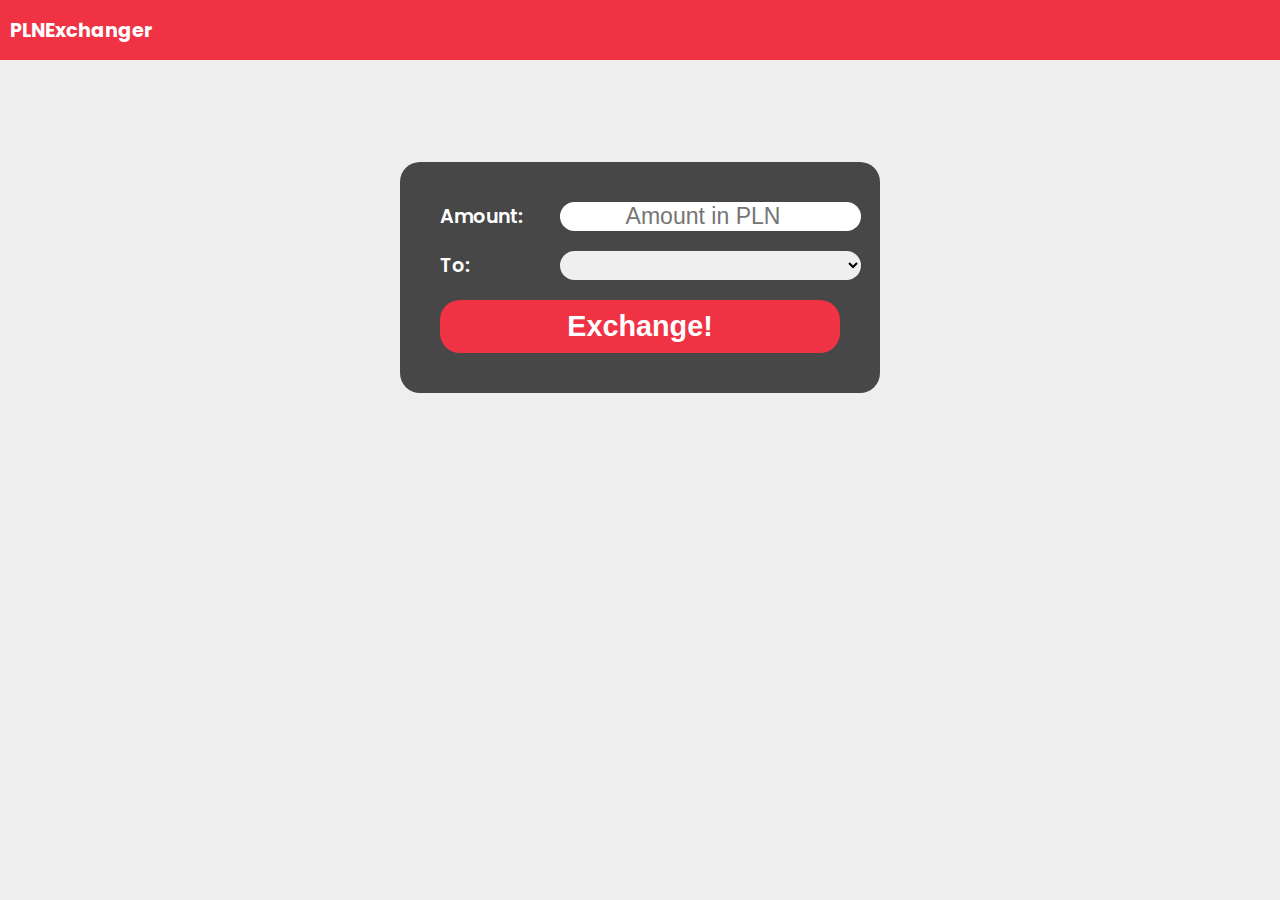
<file: 28_05_2021/index.html>
<!DOCTYPE html>
<html lang="en">
<head>
    <meta charset="UTF-8">
    <meta http-equiv="X-UA-Compatible" content="IE=edge">
    <meta name="viewport" content="width=device-width, initial-scale=1.0">
    <link rel="stylesheet" href="https://cdnjs.cloudflare.com/ajax/libs/font-awesome/5.15.3/css/all.min.css" referrerpolicy="no-referrer" />
    <link rel="stylesheet" href="style.css"/>
    <title>PLNExchanger</title>
</head>
<body>
    <nav>
        <p id="title">PLNExchanger</p>
    </nav>
    <section class="container">
        <div class="form-container">
            <form class="exchange-form">
                <label for="amount">Amount: </label><input type="number" id="amount" placeholder="Amount in PLN"/>
                <label for="currency">To: </label><select id="currency">
                </select>
            </form>
            <button id="exchange">Exchange!</button>
        </div>
        <div id="eaContainer" class="exchanged-amount-container">
            <h1 id="exchanged-amount"></h1>
            <p id="currency-tag"></p>
        </div>
    </section>
    <script src="main.js"></script>
</body>
</html>
</file>
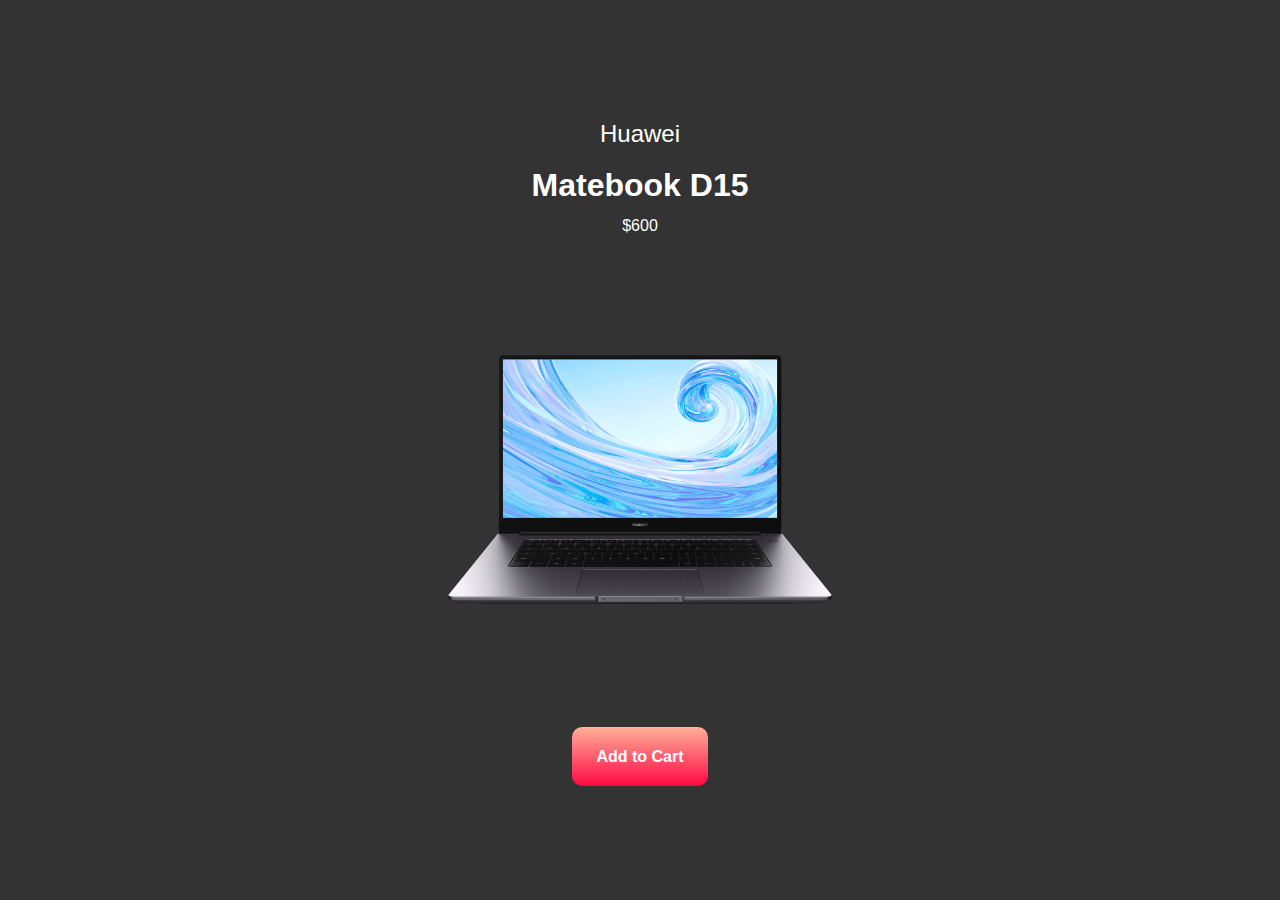
<file: 31_05_2021/index.html>
<!DOCTYPE html>
<html lang="en">
<head>
    <meta charset="UTF-8">
    <meta http-equiv="X-UA-Compatible" content="IE=edge">
    <meta name="viewport" content="width=device-width, initial-scale=1.0">
    <link rel="stylesheet" href="style.css">
    <title>Touch Slider</title>
</head>
<body>
    <div class="slider-container">
        <div class="slide">
            <h2>Huawei</h2>
            <h4>Matebook D15</h4>
            <p>$600</p>
            <img src="huawei.png" alt="matebook"/>
            <a href="#" class="btn">Add to Cart</a>
        </div>
        <div class="slide">
            <h2>Apple</h2>
            <h4>Macbook Air M1</h4>
            <p>$999</p>
            <img src="macbook.png" alt="macbook" class="macbook"/>
            <a href="#" class="btn">Add to Cart</a>
        </div>
        <div class="slide">
            <h2>Lenovo</h2>
            <h4>Ideapad</h4>
            <p>$350</p>
            <img src="lenovo.webp" alt="ideapad" class="lenovo"/>
            <a href="#" class="btn">Add to Cart</a>
        </div>
    </div>
    <script src="main.js"></script>
</body>
</html>
</file>
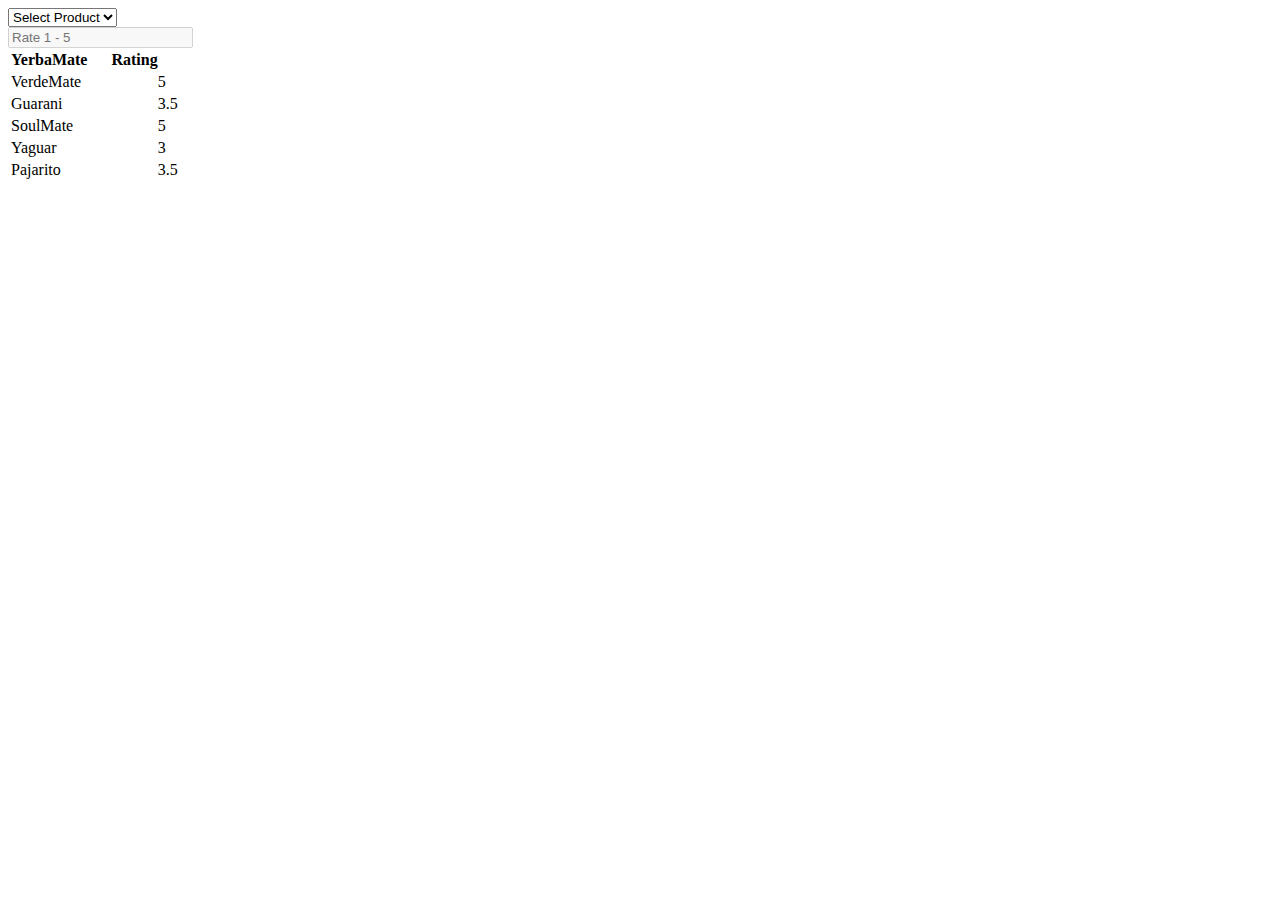
<file: 3_05_2021/index.html>
<!DOCTYPE html>
<html lang="en">
<head>
    <meta charset="UTF-8">
    <meta http-equiv="X-UA-Compatible" content="IE=edge">
    <meta name="viewport" content="width=device-width, initial-scale=1.0">
    <link rel="stylesheet" href="https://cdnjs.cloudflare.com/ajax/libs/font-awesome/5.15.3/css/all.min.css" integrity="sha512-iBBXm8fW90+nuLcSKlbmrPcLa0OT92xO1BIsZ+ywDWZCvqsWgccV3gFoRBv0z+8dLJgyAHIhR35VZc2oM/gI1w==" crossorigin="anonymous" />
    <link rel="stylesheet" href="https://cdn.jsdelivr.net/npm/bootstrap@4.6.0/dist/css/bootstrap.min.css" integrity="sha384-B0vP5xmATw1+K9KRQjQERJvTumQW0nPEzvF6L/Z6nronJ3oUOFUFpCjEUQouq2+l" crossorigin="anonymous">
    <link rel="stylesheet" href="style.css">
    <title>YerbaMate Rating</title>
</head>
<body>
    <div class="container mt-5">
        <div class="form-group">
            <select id="product-select" class="form-control custom-select">
                <option value="0" disabled selected>Select Product</option>
                <option value="verdemate">Verde Mate</option>
                <option value="guarani">Guarani</option>
                <option value="soulmate">Soul Mate</option>
                <option value="yaguar">Yaguar</option>
                <option value="pajarito">Pajarito</option>
            </select>
        </div>
        <div class="form-group">
            <input type="number" id="rating-control" class="form-control" step="0.5" max="5" placeholder="Rate 1 - 5" disabled>
        </div>
        <table class="table table-striped">
            <thead>
                <tr>
                    <th>YerbaMate</th>
                    <th>Rating</th>
                </tr>
            </thead>
            <tbody>
                <tr class="verdemate">
                    <td>VerdeMate</td>
                    <td>
                        <div class="leafs-outer">
                            <div class="leafs-inner"></div>
                        </div>
                        <span class="number-rating"></span>
                    </td>
                </tr>
                <tr class="guarani">
                    <td>Guarani</td>
                    <td>
                        <div class="leafs-outer">
                            <div class="leafs-inner"></div>
                        </div>
                        <span class="number-rating"></span>
                    </td>
                </tr>
                <tr class="soulmate">
                    <td>SoulMate</td>
                    <td>
                        <div class="leafs-outer">
                            <div class="leafs-inner"></div>
                        </div>
                        <span class="number-rating"></span>
                    </td>
                </tr>
                <tr class="yaguar">
                    <td>Yaguar</td>
                    <td>
                        <div class="leafs-outer">
                            <div class="leafs-inner"></div>
                        </div>
                        <span class="number-rating"></span>
                    </td>
                </tr>
                <tr class="pajarito">
                    <td>Pajarito</td>
                    <td>
                        <div class="leafs-outer">
                            <div class="leafs-inner"></div>
                        </div>
                        <span class="number-rating"></span>
                    </td>
                </tr>
            </tbody>
        </table>
    </div>
    <script src="script.js"></script>
</body>
</html>
</file>
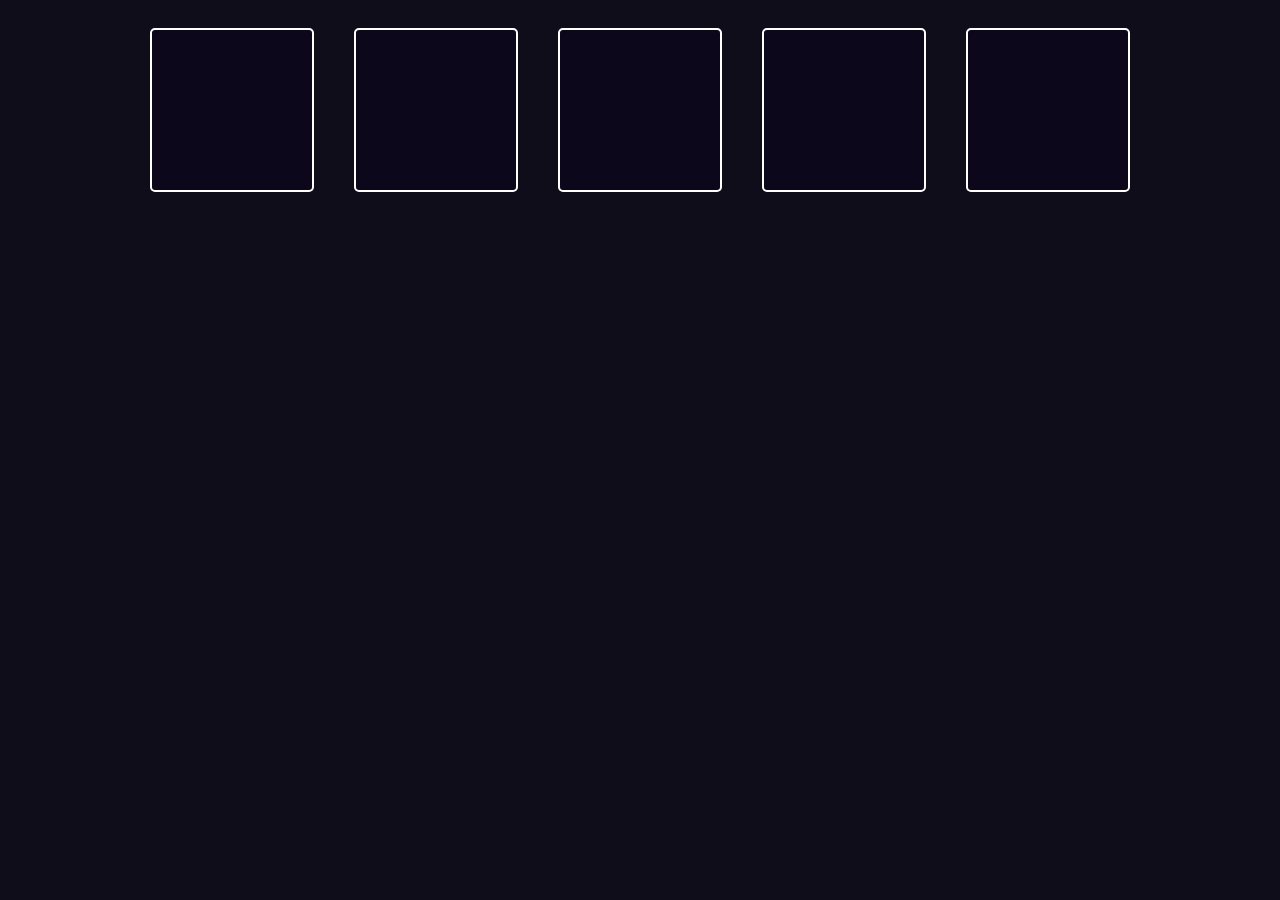
<file: 10_05_2021/Drag&Drop/index.html>
<!DOCTYPE html>
<html lang="en">
<head>
    <meta charset="UTF-8">
    <meta http-equiv="X-UA-Compatible" content="IE=edge">
    <meta name="viewport" content="width=device-width, initial-scale=1.0">
    <link rel="stylesheet" href="css/style.css">
    <title>Drag&Drop</title>
</head>
<body>
    <div class="container">
        <div class="empty">
            <div class="fill" draggable="true"></div>
        </div>
        <div class="empty"></div>
        <div class="empty"></div>
        <div class="empty"></div>
        <div class="empty"></div>
    </div>
    <script src="js/main.js"></script>
</body>
</html>
</file>
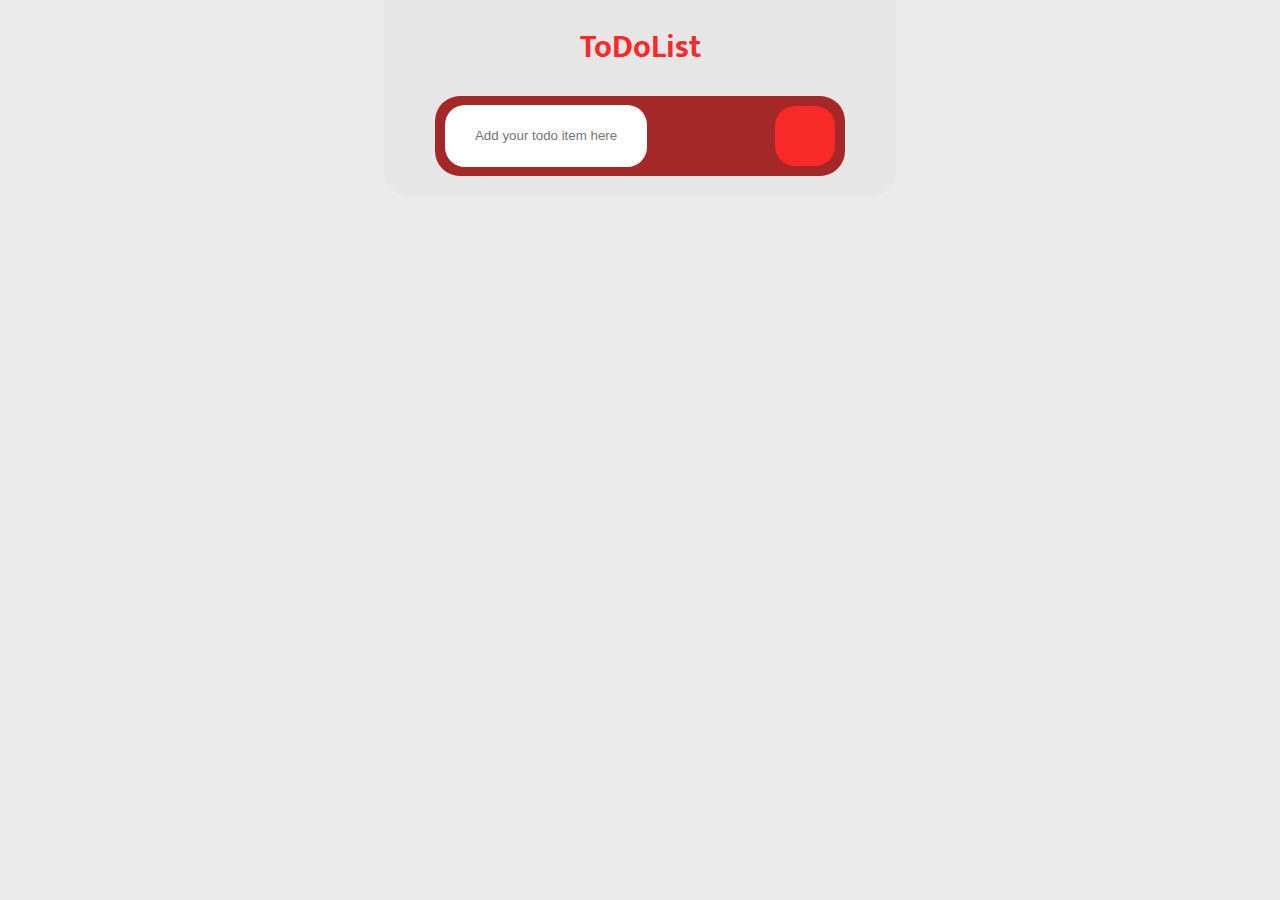
<file: 26_09_2021/ToDoList/index.html>
<!DOCTYPE html>
<html lang="en">
<head>
    <meta charset="UTF-8">
    <meta http-equiv="X-UA-Compatible" content="IE=edge">
    <meta name="viewport" content="width=device-width, initial-scale=1.0">
    <link rel="stylesheet" href="css/main.css">
    <link rel="preconnect" href="https://fonts.googleapis.com">
    <link rel="preconnect" href="https://fonts.gstatic.com" crossorigin>
    <link href="https://fonts.googleapis.com/css2?family=Mukta:wght@200;300;400;500;600;700&display=swap" rel="stylesheet">
    <link rel="stylesheet" href="https://cdnjs.cloudflare.com/ajax/libs/font-awesome/6.0.0-beta2/css/all.min.css" integrity="sha512-YWzhKL2whUzgiheMoBFwW8CKV4qpHQAEuvilg9FAn5VJUDwKZZxkJNuGM4XkWuk94WCrrwslk8yWNGmY1EduTA==" crossorigin="anonymous" referrerpolicy="no-referrer" />
    <title>ToDoList</title>
</head>
<body>
    <section>
        <h1>ToDoList</h1>
        <div class="todo-list"></div>
        <div class="app">
            <input type="text" id="todo" placeholder="Add your todo item here">
            <div class="menu">
                <div class="plus">
                    <i class="fas fa-plus"></i>
                </div>
            </div>
        </div>
    </section>

    <script src="js/main.js"></script>
</body>
</html>
</file>
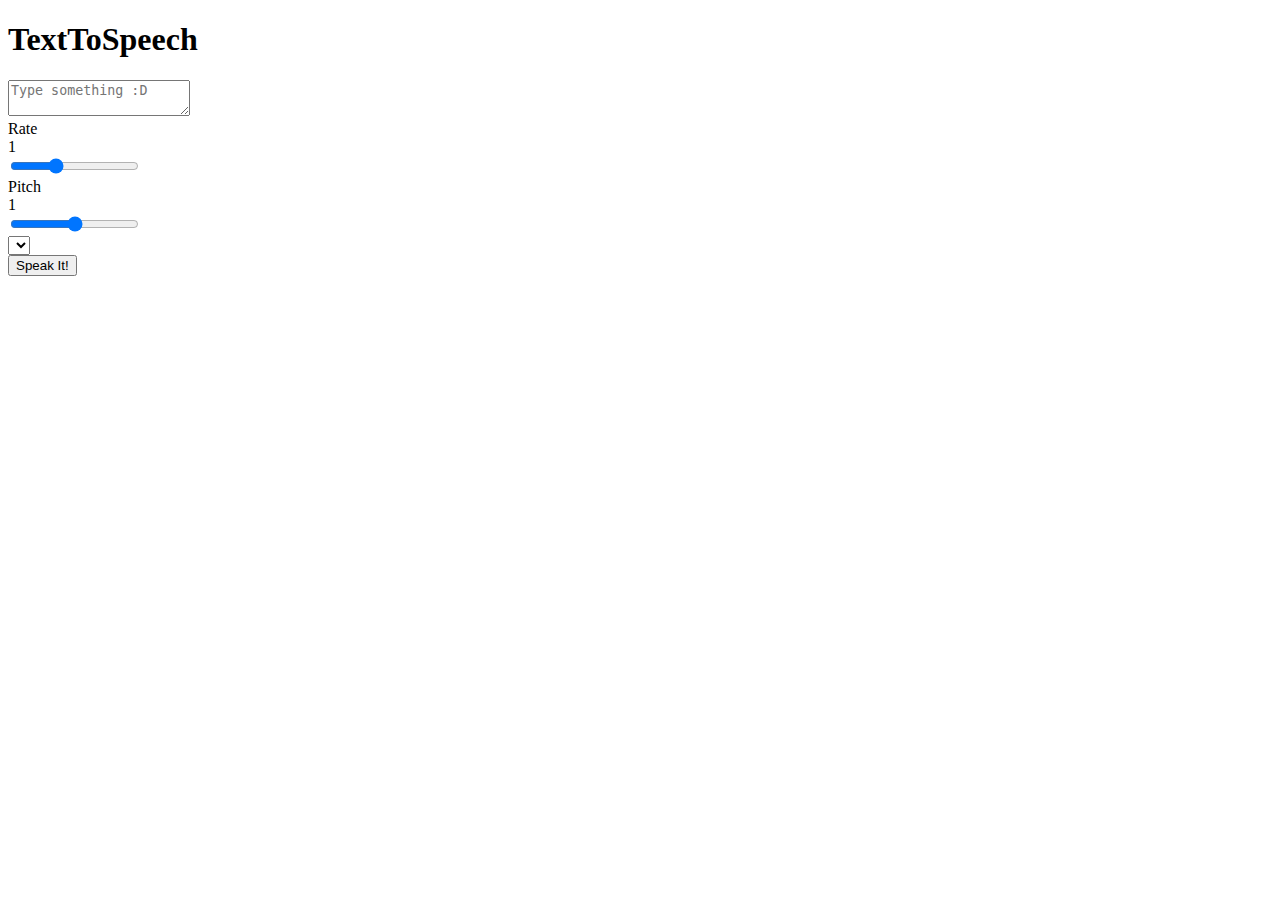
<file: 4_05_2021/TextToSpeech/index.html>
<!DOCTYPE html>
<html lang="en">
<head>
    <meta charset="UTF-8">
    <meta http-equiv="X-UA-Compatible" content="IE=edge">
    <meta name="viewport" content="width=device-width, initial-scale=1.0">
    <link rel="stylesheet" href="https://stackpath.bootstrapcdn.com/bootstrap/4.1.3/css/bootstrap.min.css" integrity="sha384-MCw98/SFnGE8fJT3GXwEOngsV7Zt27NXFoaoApmYm81iuXoPkFOJwJ8ERdknLPMO"
    crossorigin="anonymous">
    <link rel="stylesheet" href="https://cdnjs.cloudflare.com/ajax/libs/font-awesome/5.15.3/css/all.min.css" integrity="sha512-iBBXm8fW90+nuLcSKlbmrPcLa0OT92xO1BIsZ+ywDWZCvqsWgccV3gFoRBv0z+8dLJgyAHIhR35VZc2oM/gI1w==" crossorigin="anonymous" />
    <style>
        i {
            color: #0075FF;
        }
    </style>
    <title>TextToSpeech</title>
</head>
<body class="bg-dark text-white">
    <div class="container text-center mt-5">
        <h1 class="mb-5">TextToSpeech <i class="far fa-comment-alt"></i></h1>
        <div class="row">
            <div class="col-md-6 mx-auto">
                <form>
                    <div class="form-group mb-2">
                        <textarea name="" id="text-input" class="form-control form-control-lg" placeholder="Type something :D"></textarea>
                    </div>
                    <div class="form-group mb-2"">
                        <label for="rate">Rate</label>
                        <div id="rate-value" class="float-right badge badge-primary">1</div>
                        <input type="range" id="rate" class="custom-range" min="0.5" max="2" value="1" step="0.1">
                    </div>
                    <div class="form-group mb-2"">
                        <label for="pitch">Pitch</label>
                        <div id="pitch-value" class="badge badge-primary float-right">1</div>
                        <input type="range" id="pitch" class="custom-range" min="0" max="2" value="1" step="0.1">
                    </div>
                    <div class="form-group mb-2"">
                        <select id="voice-select" class="form-control form-control-lg"></select>
                    </div>
                    <button class="btn btn-light btn-lg btn-block">Speak It!</button>
                </form>
            </div>
        </div>
    </div>
    <script src="js/main.js"></script>
    <script src="https://code.jquery.com/jquery-3.3.1.slim.min.js" integrity="sha384-q8i/X+965DzO0rT7abK41JStQIAqVgRVzpbzo5smXKp4YfRvH+8abtTE1Pi6jizo"
    crossorigin="anonymous"></script>
  <script src="https://cdnjs.cloudflare.com/ajax/libs/popper.js/1.14.3/umd/popper.min.js" integrity="sha384-ZMP7rVo3mIykV+2+9J3UJ46jBk0WLaUAdn689aCwoqbBJiSnjAK/l8WvCWPIPm49"
    crossorigin="anonymous"></script>
  <script src="https://stackpath.bootstrapcdn.com/bootstrap/4.1.3/js/bootstrap.min.js" integrity="sha384-ChfqqxuZUCnJSK3+MXmPNIyE6ZbWh2IMqE241rYiqJxyMiZ6OW/JmZQ5stwEULTy"
    crossorigin="anonymous"></script>
</body>
</html>
</file>
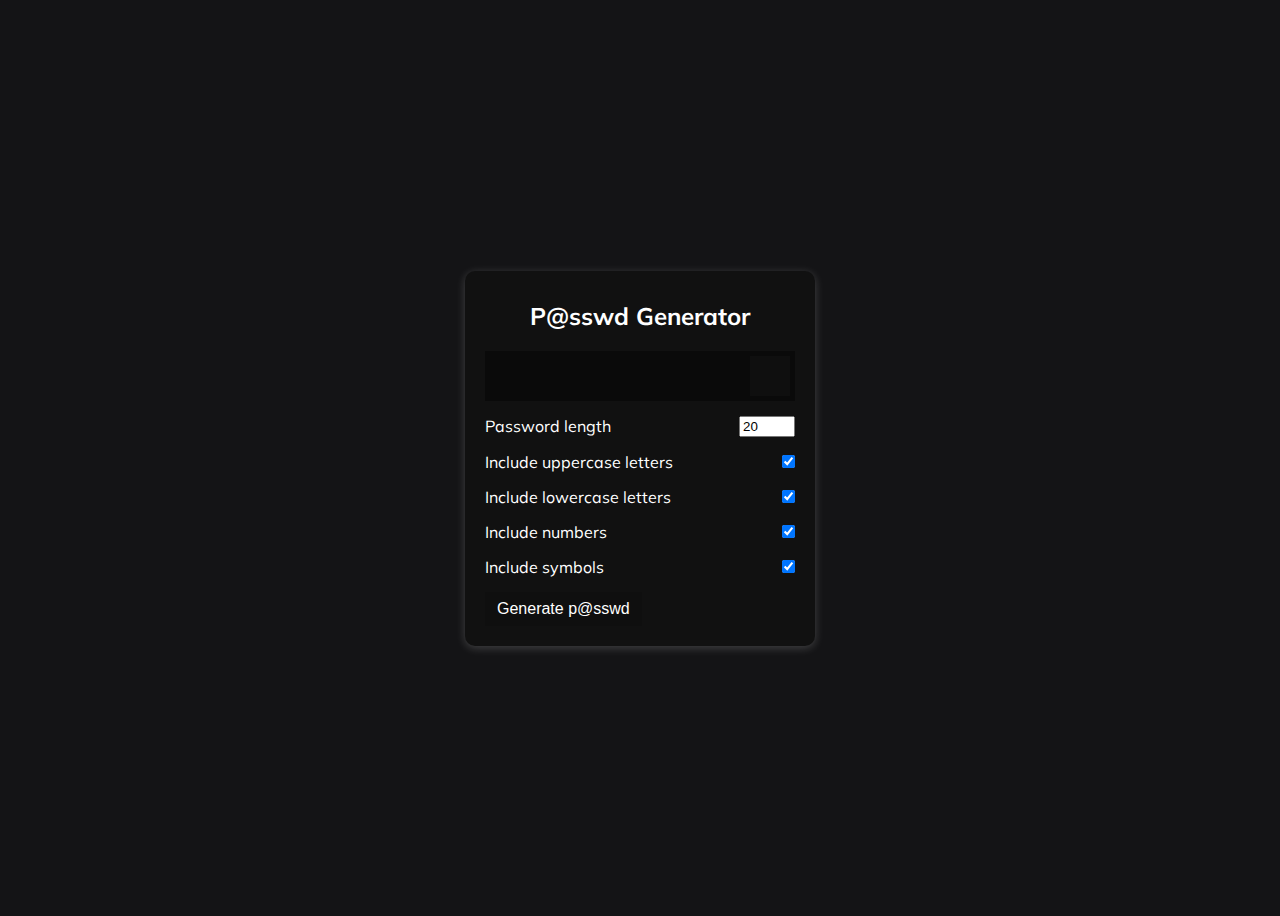
<file: 5_05_2021/PasswordGenerator/index.html>
<!DOCTYPE html>
<html lang="en">
<head>
    <meta charset="UTF-8">
    <meta http-equiv="X-UA-Compatible" content="IE=edge">
    <meta name="viewport" content="width=device-width, initial-scale=1.0">
    <link rel="stylesheet" href="https://cdnjs.cloudflare.com/ajax/libs/font-awesome/5.15.3/css/all.min.css" integrity="sha512-iBBXm8fW90+nuLcSKlbmrPcLa0OT92xO1BIsZ+ywDWZCvqsWgccV3gFoRBv0z+8dLJgyAHIhR35VZc2oM/gI1w==" crossorigin="anonymous" />
    <link rel="stylesheet" href="style.css"/>
    <title>P@sswd_Generator</title>
</head>
<body>
    <div class="container">
        <h2>P@sswd Generator</h2>
        <div class="result-container">
            <span id="result"></span>
            <button class="btn" id="clipboard">
                <i class="far fa-clipboard"></i>
            </button>
        </div>
        <div class="settings">
            <div class="setting">
                <label for="length">Password length</label>
                <input type="number" id="length" min="4" max="20" value="20"/>
            </div>
            <div class="setting">
                <label for="uppercase">Include uppercase letters</label>
                <input type="checkbox" id="uppercase" checked/>
            </div>
            <div class="setting">
                <label for="lowercase">Include lowercase letters</label>
                <input type="checkbox" id="lowercase" checked/>
            </div>
            <div class="setting">
                <label for="numbers">Include numbers</label>
                <input type="checkbox" id="numbers" checked/> 
            </div>
            <div class="setting">
                <label for="symbols">Include symbols</label>
                <input type="checkbox" id="symbols" checked/>
            </div>
            <button class="btn btn-large" id="generate">Generate p@sswd</button>
        </div>
    </div>
    <script src="main.js"></script>
</body>
</html>
</file>
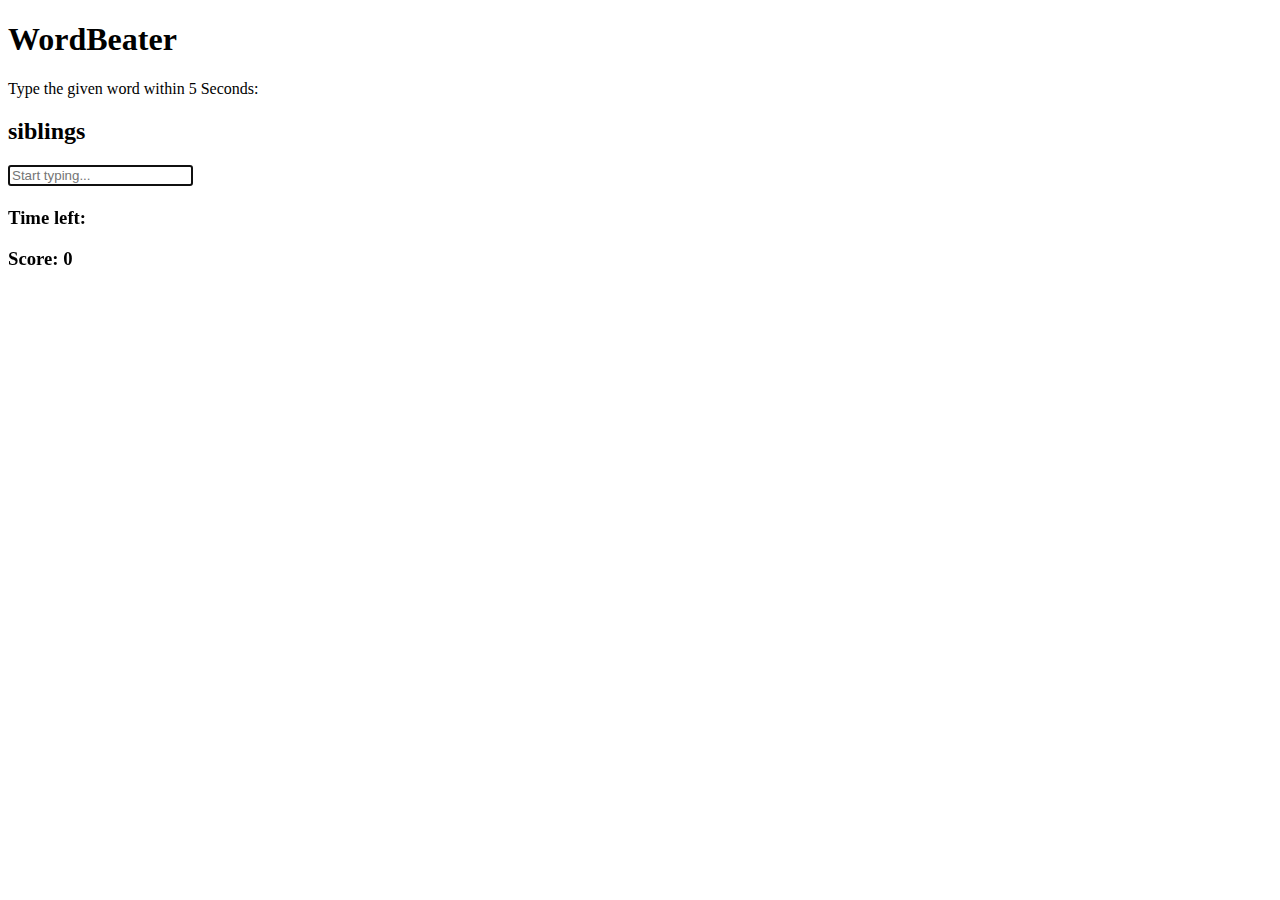
<file: 6_05_2021/SpeedTyping/index.html>
<!DOCTYPE html>
<html lang="en">
<head>
    <meta charset="UTF-8">
    <meta http-equiv="X-UA-Compatible" content="IE=edge">
    <meta name="viewport" content="width=device-width, initial-scale=1.0">
    <link rel="stylesheet" href="https://stackpath.bootstrapcdn.com/bootstrap/4.1.3/css/bootstrap.min.css" integrity="sha384-MCw98/SFnGE8fJT3GXwEOngsV7Zt27NXFoaoApmYm81iuXoPkFOJwJ8ERdknLPMO" crossorigin="anonymous">

    <title>WordBeater</title>
</head>
<body class="bg-dark text-white">
    <header class="bg-secondary text-center p-3 mb-5">
        <h1>WordBeater</h1>
    </header>
    <div class="container text-center">
        <div class="row">
            <div class="col-md-6 mx-auto">
                <p class="text-success">Type the given word within
                    <span class="text-success" id="seconds">5</span> Seconds: </p>
                <h2 class="display-2 mb-5" id="current-word">hello</h2>
                <input type="text" id="word-input" class="form-control form-control-lg"
                placeholder="Start typing..." autofocus>
                <h4 class="mt-3" id="message"></h4>
            </div>
        </div>

        <div class="row mt-5">
            <div class="col-md-6">
                <h3>Time left:
                    <span id="time"></span>
                </h3>
            </div>
            <div class="col-md-6">
                <h3>Score:
                <span id="score">0</span>
                </h3>
            </div>
        </div>
    </div>

    <script src="main.js"></script>
    <script src="https://code.jquery.com/jquery-3.3.1.slim.min.js" integrity="sha384-q8i/X+965DzO0rT7abK41JStQIAqVgRVzpbzo5smXKp4YfRvH+8abtTE1Pi6jizo" crossorigin="anonymous"></script>
    <script src="https://cdnjs.cloudflare.com/ajax/libs/popper.js/1.14.3/umd/popper.min.js" integrity="sha384-ZMP7rVo3mIykV+2+9J3UJ46jBk0WLaUAdn689aCwoqbBJiSnjAK/l8WvCWPIPm49" crossorigin="anonymous"></script>
    <script src="https://stackpath.bootstrapcdn.com/bootstrap/4.1.3/js/bootstrap.min.js" integrity="sha384-ChfqqxuZUCnJSK3+MXmPNIyE6ZbWh2IMqE241rYiqJxyMiZ6OW/JmZQ5stwEULTy" crossorigin="anonymous"></script>
</body>
</html>
</file>
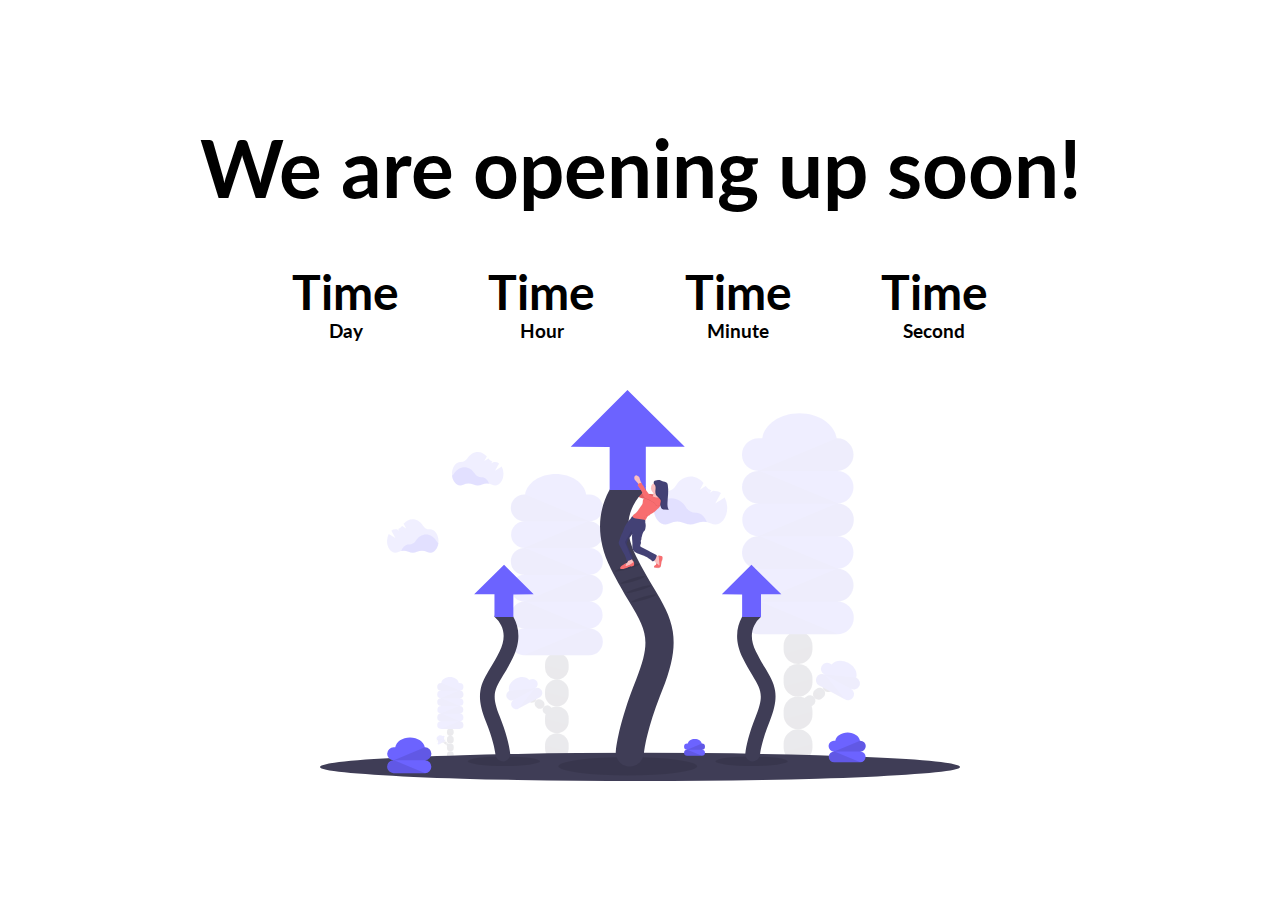
<file: 8_05_2021/SimpleCountdown/index.html>
<!DOCTYPE html>
<html lang="en">
<head>
    <meta charset="UTF-8">
    <meta http-equiv="X-UA-Compatible" content="IE=edge">
    <meta name="viewport" content="width=device-width, initial-scale=1.0">
    <link rel="preconnect" href="https://fonts.gstatic.com">
    <link href="https://fonts.googleapis.com/css2?family=Lato:ital,wght@0,100;0,300;0,400;0,700;0,900;1,100;1,300;1,400;1,700;1,900&display=swap" rel="stylesheet">
    <link rel="stylesheet" href="style.css">
    <title>Openning Soon ;D</title>
</head>
<body>
    <section class="coming-soon">
        <div>
            <h2>We are opening up soon!</h2>
            <div class="countdown">
                <div class="container-day">
                    <h3 class="day">Time</h3>
                    <h3>Day</h3>
                </div>
                <div class="container-hour">
                    <h3 class="hour">Time</h3>
                    <h3>Hour</h3>
                </div>
                <div class="container-minute">
                    <h3 class="minute">Time</h3>
                    <h3>Minute</h3>
                </div>
                <div class="container-second">
                    <h3 class="second">Time</h3>
                    <h3>Second</h3>
                </div>
            </div>
        </div>
        <img src="./update.svg" class="update">
    </section>
    <script src="main.js"></script>
</body>
</html>
</file>
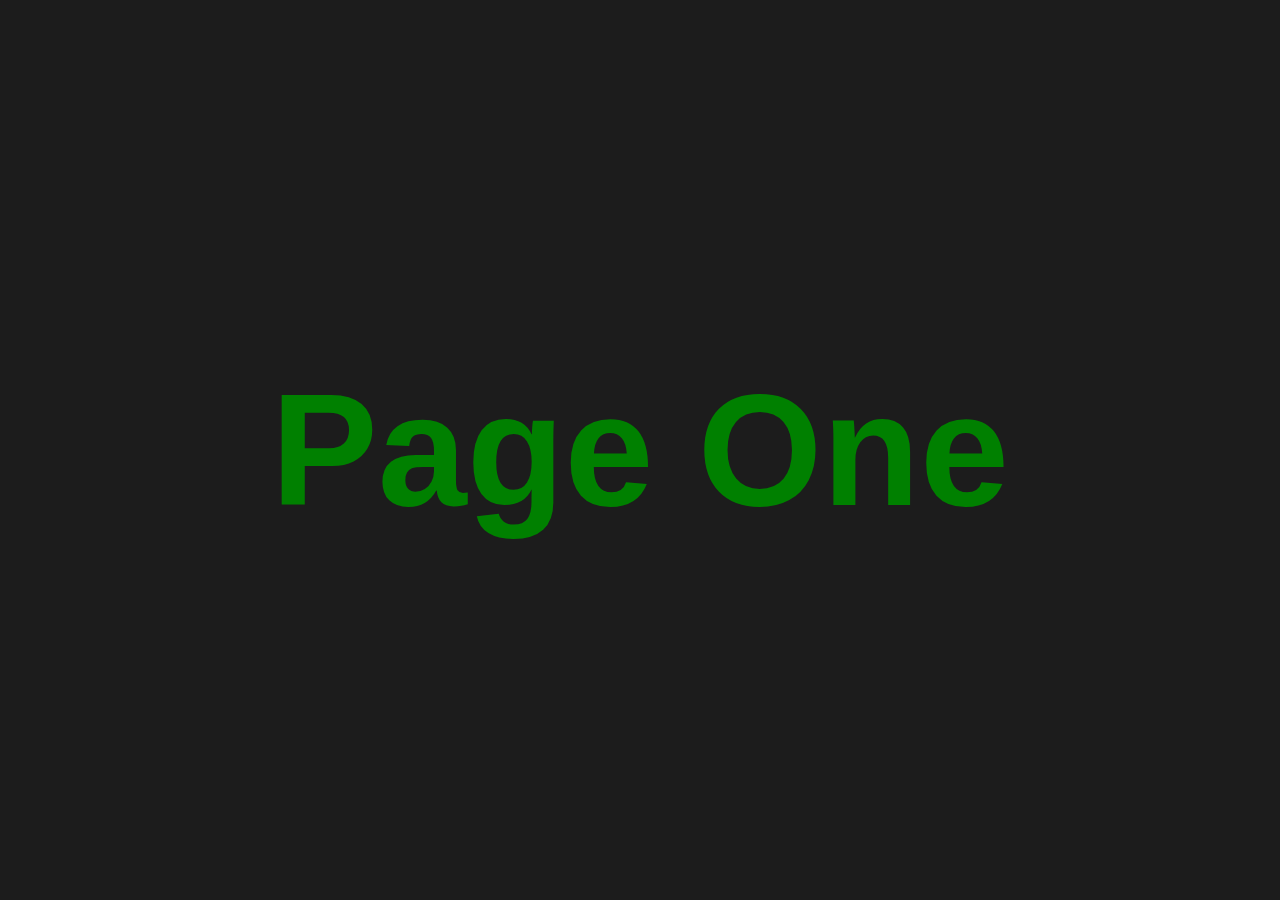
<file: 3_06_2021/main.html>
<!DOCTYPE html>
<html lang="en">
<head>
    <meta charset="UTF-8">
    <meta http-equiv="X-UA-Compatible" content="IE=edge">
    <meta name="viewport" content="width=device-width, initial-scale=1.0">
    <link rel="stylesheet" href="css/main.css" type="text/css"/>
    <title>Snap To Scroll</title>
</head>
<body>
    <div class="container">
        <section>
            <h1>Page One</h1>
        </section>
        <section>
            <h1>Page Two</h1>
        </section>
        <section>
            <h1>Page Three</h1>
        </section>
    </div>
</body>
</html>
</file>
<file: 28_05_2021/style.css>
@import url('https://fonts.googleapis.com/css2?family=Poppins:ital,wght@0,100;0,200;0,300;0,400;0,500;0,600;0,700;0,800;0,900;1,100;1,200;1,300;1,400;1,500;1,600;1,700;1,800;1,900&display=swap');
body{
    margin:0;
    padding:0;
    box-sizing: border-box;
    font-family: 'Poppins', sans-serif;
    background-color: #eee;
}
nav {
    margin:0;
    height: 60px;
    width:100vw;
    background-color:#ef3244;
    display: flex;
    align-items: center;
}
#title {
    font-weight: bold;
    font-size: 1.2em;
    margin:10px;
    color:white;
}
.container{
    height: 60vh;
    width:100vw;
    display:flex;
    flex-direction:column;
    justify-content: center;
    align-items:center;
}
.container form {
    display:grid;
    grid-template-columns: 100px 1fr;
    gap:20px;
    flex-direction: column;
    width:400px;
}
.container form label {
    color:white;
    font-weight: 600;
}
[type="number"], select{
    border:none;
    border-radius: 20px;
    text-align: center;
    font-size:1.2em;
}
select {
    text-align-last:center;
}
.form-container{
    display:flex;
    flex-direction: column;
    background-color:rgba(0,0,0,0.7);
    padding:40px;
    justify-content:center;
    border-radius:20px;
    font-size:1.2em;
}
#exchange {
    border:none;
    width:400px;
    margin-top:20px;
    padding-top:10px;
    padding-bottom: 10px;
    border-radius:20px;
    background-color: #ef3244;
    color: white;
    font-weight: 600;
    font-size:1.5em;
    cursor:pointer;
}
.exchanged-amount-container{
    background-color: rgba(239, 50, 68);
    margin-top:30px;
    width:480px;
    border-radius: 20px;
    text-align: center;
    color:white;
    font-size:2em;
    display:flex;
    flex-direction:column;
    opacity:0;
    transition: 1s ease-in-out;
}
#exchanged-amount{
    margin-bottom: 0px;
    transition: 1s ease-in-out;
}
#currency-tag{
    margin-top:0px;
    transition: 1s ease-in-out;
}
</file>
<file: 31_05_2021/style.css>
@import url('https://fonts.googleapis.com/css2?family=Poppins:ital,wght@0,100;0,200;0,300;0,400;0,500;0,600;0,700;0,800;0,900;1,100;1,200;1,300;1,400;1,500;1,600;1,700;1,800;1,900&display=swap');

*{
    box-sizing: border-box;
    margin: 0;
    padding: 0;
}
html, body{
    font-family: 'Open Sans', sans-serif;
    height: 100%;
    width: 100%;
    overflow: hidden;
    background-color: #333;
    color: #fff;
    line-height: 1.7;
}
.slider-container{
    height: 100vh;
    display: inline-flex;
    overflow: hidden;
    transform: translateX(0);
    transition: transform 0.3s ease-out;
    cursor: grab;
}

.slide{
    max-height: 100vh;
    width: 100vw;
    display: flex;
    flex-direction: column;
    align-items: center;
    justify-content: center;
    padding: 1rem;
    user-select:none; /*!!!!!! MAKES IT IMPOSSIBLE TO SELECT !!!!!!*/
}
.slide img {
    max-width: 100%;
    max-height: 60%;
    margin-bottom: 0.5rem;
}
.macbook {
    width: 30%;
    margin: 40px;
}
.lenovo {
    width: 30%;
    margin: 40px;
}
.slide h2 {
    font-weight: 400;
    margin-bottom: 0.2rem;
}
.slide h4{
    font-size: 2rem;
}
.btn {
    background-image: linear-gradient(to top, #ff0844 0%, #ffb199 100%);
    color: #fff;
    text-decoration:none;
    padding: 1rem 1.5rem;
    border-radius: 10px;
    font-weight:bold;
}

.grabbing {
    cursor: grabbing;
}

.grabbing .slide img{
    transform: scale(0.9);
    transition: transform 0.3s ease-in-out;
}
</file>
<file: 3_05_2021/style.css>
.leafs-outer {
    position: relative;
    display: inline-block;
}
.leafs-inner {
    position: absolute;
    top: 0;
    left: 0;
    white-space: nowrap;
    overflow: hidden;
    width: 0;
}
.leafs-outer::before {
    content: "\f06c \f06c \f06c \f06c \f06c"; /*icon-unicode*/
    font-family: 'Font Awesome 5 Free';
    font-weight: 900;
    color: #ccc;
}
.leafs-inner::before {
    content: "\f06c \f06c \f06c \f06c \f06c"; /*icon-unicode*/
    font-family: 'Font Awesome 5 Free';
    font-weight: 900;
    color: #66ac4a;
}
</file>
<file: 10_05_2021/Drag&Drop/css/style.css>
body {
    background: #100d1a;
}
.container {
    display: flex;
    justify-content: center;
}
.fill {
    background-image: url('http://source.unsplash.com/random/150x150');
    position: relative;
    height: 150px;
    width:150px;
    top: 5px;
    left: 5px;
    cursor: pointer;
    border-radius: 5px;
}
.empty{
    display: inline-block;
    height: 160px;
    width: 160px;
    margin: 20px;
    border: 2px white solid;
    background-color: #0c071b;
    border-radius: 5px;
}
.hold {
    border: solid #ccc 4px;
}
.hovered {
    background: #231e31;
}
.invisible {
    display:none;
}
</file>
<file: 26_09_2021/ToDoList/css/main.css>
body {
  margin: 0;
  padding: 0;
  background-color: #ebebeb;
  display: -webkit-box;
  display: -ms-flexbox;
  display: flex;
  -webkit-box-orient: horizontal;
  -webkit-box-direction: normal;
      -ms-flex-direction: row;
          flex-direction: row;
  -webkit-box-pack: center;
      -ms-flex-pack: center;
          justify-content: center;
  font-family: Mukta, sans-serif;
}

section {
  min-width: 500px;
  width: 40%;
  display: -webkit-box;
  display: -ms-flexbox;
  display: flex;
  -webkit-box-orient: vertical;
  -webkit-box-direction: normal;
      -ms-flex-direction: column;
          flex-direction: column;
  -webkit-box-align: center;
      -ms-flex-align: center;
          align-items: center;
  background-color: #e6e6e6;
  border-bottom-left-radius: 25px;
  border-bottom-right-radius: 25px;
}

section h1 {
  color: #fa2a2a;
  font-size: 2em;
  font-weight: bold;
}

section .app {
  min-width: 400px;
  width: 80%;
  height: 80px;
  border-radius: 25px;
  background-color: #a52828;
  margin-bottom: 20px;
  display: -webkit-box;
  display: -ms-flexbox;
  display: flex;
  -webkit-box-orient: horizontal;
  -webkit-box-direction: normal;
      -ms-flex-direction: row;
          flex-direction: row;
  -webkit-box-pack: center;
      -ms-flex-pack: center;
          justify-content: center;
  -webkit-box-align: center;
      -ms-flex-align: center;
          align-items: center;
}

section .app input[type="text"] {
  height: 60px;
  width: 50%;
  margin-left: 10px;
  border: none;
  border-radius: 20px;
  text-align: center;
}

section .app input[type="text"]:focus {
  outline: none;
  -webkit-box-shadow: 0 0 0 2pt #fa2a2a;
          box-shadow: 0 0 0 2pt #fa2a2a;
}

section .app .menu {
  width: 50%;
  display: -webkit-box;
  display: -ms-flexbox;
  display: flex;
  -webkit-box-pack: end;
      -ms-flex-pack: end;
          justify-content: flex-end;
}

section .app .menu .plus {
  height: 60px;
  width: 60px;
  display: -webkit-box;
  display: -ms-flexbox;
  display: flex;
  -webkit-box-pack: center;
      -ms-flex-pack: center;
          justify-content: center;
  -webkit-box-align: center;
      -ms-flex-align: center;
          align-items: center;
  background-color: #fa2a2a;
  border-radius: 20px;
  margin-right: 10px;
}

section .app .menu .plus:hover {
  cursor: pointer;
  -webkit-animation: pulse infinite 1s ease-in-out;
          animation: pulse infinite 1s ease-in-out;
}

@-webkit-keyframes pulse {
  0% {
    -webkit-box-shadow: none;
            box-shadow: none;
  }
  50% {
    -webkit-box-shadow: 0px 0px 0 2px white;
            box-shadow: 0px 0px 0 2px white;
  }
  100% {
    -webkit-box-shadow: none;
            box-shadow: none;
  }
}

@keyframes pulse {
  0% {
    -webkit-box-shadow: none;
            box-shadow: none;
  }
  50% {
    -webkit-box-shadow: 0px 0px 0 2px white;
            box-shadow: 0px 0px 0 2px white;
  }
  100% {
    -webkit-box-shadow: none;
            box-shadow: none;
  }
}

section .app .menu .plus i {
  color: #ebebeb;
  font-size: 2em;
}

section .todo-list {
  width: 80%;
  display: -webkit-box;
  display: -ms-flexbox;
  display: flex;
  -webkit-box-orient: vertical;
  -webkit-box-direction: normal;
      -ms-flex-direction: column;
          flex-direction: column;
  -webkit-box-pack: center;
      -ms-flex-pack: center;
          justify-content: center;
  -webkit-box-align: center;
      -ms-flex-align: center;
          align-items: center;
}

section .todo-element {
  height: 70px;
  width: 100%;
  background-color: white;
  color: black;
  text-align: center;
  border-radius: 20px;
  margin-bottom: 10px;
  font-size: 1.5em;
  display: -webkit-box;
  display: -ms-flexbox;
  display: flex;
  -webkit-box-align: center;
      -ms-flex-align: center;
          align-items: center;
  -webkit-box-pack: center;
      -ms-flex-pack: center;
          justify-content: center;
  cursor: pointer;
}
/*# sourceMappingURL=main.css.map */
</file>
<file: 5_05_2021/PasswordGenerator/style.css>
@import url('https://fonts.googleapis.com/css?family=Muli&display=swap');
* {
    box-sizing: border-box;
}
body {
    background-color:#141416;
    color:#fff;
    display: flex;
    font-family: 'Muli', sans-serif;
    flex-direction: column;
    align-items: center;
    justify-content: center;
    padding:10px;
    min-height: 100vh;
}

p {
    margin: 5px 0;
}

h2 {
    margin: 10px 0 20px;
    text-align: center;
}

input[type='checkbox'] {
    margin-right: 0;
}

.container {
    background-color:#111111;
    border-radius: 10px;
    box-shadow:0px 2px 10px rgba(255,255,255,0.2);
    padding:20px;
    width:350px;
    max-width:100%;
}

.result-container {
    background-color: rgba(0,0,0,0.4);
    display:  flex;
    justify-content:flex-start;
    align-items:center;
    position:relative;
    font-size: 18px;
    letter-spacing:1px;
    padding: 12px 10px;
    height: 50px;
    width: 100%;
}

.result-container #result {
    word-wrap: break-word;
    max-width: calc(100% - 40px);
}

.result-container .btn {
    font-size: 20px;
    position: absolute;
    top: 5px;
    right: 5px;
    height: 40px;
    width: 40px;
}

.btn {
    border: none;
    color: #fff;
    cursor: pointer;
    font-size: 16px;
    padding: 8px 12px;
    background-color: #0f0f0f;
}
.setting {
    display: flex;
    justify-content: space-between;
    align-items: center;
    margin: 15px 0;
}

@media screen and (max-width: 400px) {
    .result-container {
        font-size: 14px;
    }
}
</file>
<file: 8_05_2021/SimpleCountdown/style.css>
*{
    margin: 0;
    padding: 0;
    box-sizing: border-box;
}
body {
    font-family: 'Lato', sans-serif;
}
h2 {
    font-size: 5rem;
    font-weight: bold;
}
.coming-soon{
    min-height: 100vh;
    display: flex;
    align-items: center;
    flex-direction: column;
    justify-content: center;
    position: relative;
}
.countdown {
    display:flex;
    justify-content: space-around;
    text-align: center;
    padding: 3rem;
}
.day,.hour,.minute,.second{
    font-size:3rem;
}
.update {
    width:50%;
    height:auto;
}
</file>
<file: 3_06_2021/css/main.css>
* {
  margin: 0;
  padding: 0;
}

body {
  width: 100vw;
  height: 100vh;
  margin: 0;
  padding: 0;
}

body .container {
  width: 100%;
  height: 100%;
  -ms-scroll-snap-type: x mandatory;
      scroll-snap-type: x mandatory;
  overflow-x: scroll;
  overflow-y: hidden;
  display: -webkit-box;
  display: -ms-flexbox;
  display: flex;
}

body .container section {
  -webkit-box-flex: 0;
      -ms-flex: none;
          flex: none;
  display: -webkit-box;
  display: -ms-flexbox;
  display: flex;
  -webkit-box-pack: center;
      -ms-flex-pack: center;
          justify-content: center;
  -webkit-box-align: center;
      -ms-flex-align: center;
          align-items: center;
  width: 100vw;
  height: 100vh;
  scroll-snap-align: start;
}

body .container section:nth-of-type(1) {
  background-color: #1c1c1c;
  color: green;
}

body .container section:nth-of-type(2) {
  background-color: #262626;
  color: royalblue;
}

body .container section:nth-of-type(3) {
  background-color: #303030;
  color: rebeccapurple;
}

body .container section h1 {
  font-family: Arial, Helvetica, sans-serif;
  font-size: 10em;
  margin: 0;
  padding: 0;
}
/*# sourceMappingURL=main.css.map */
</file>
